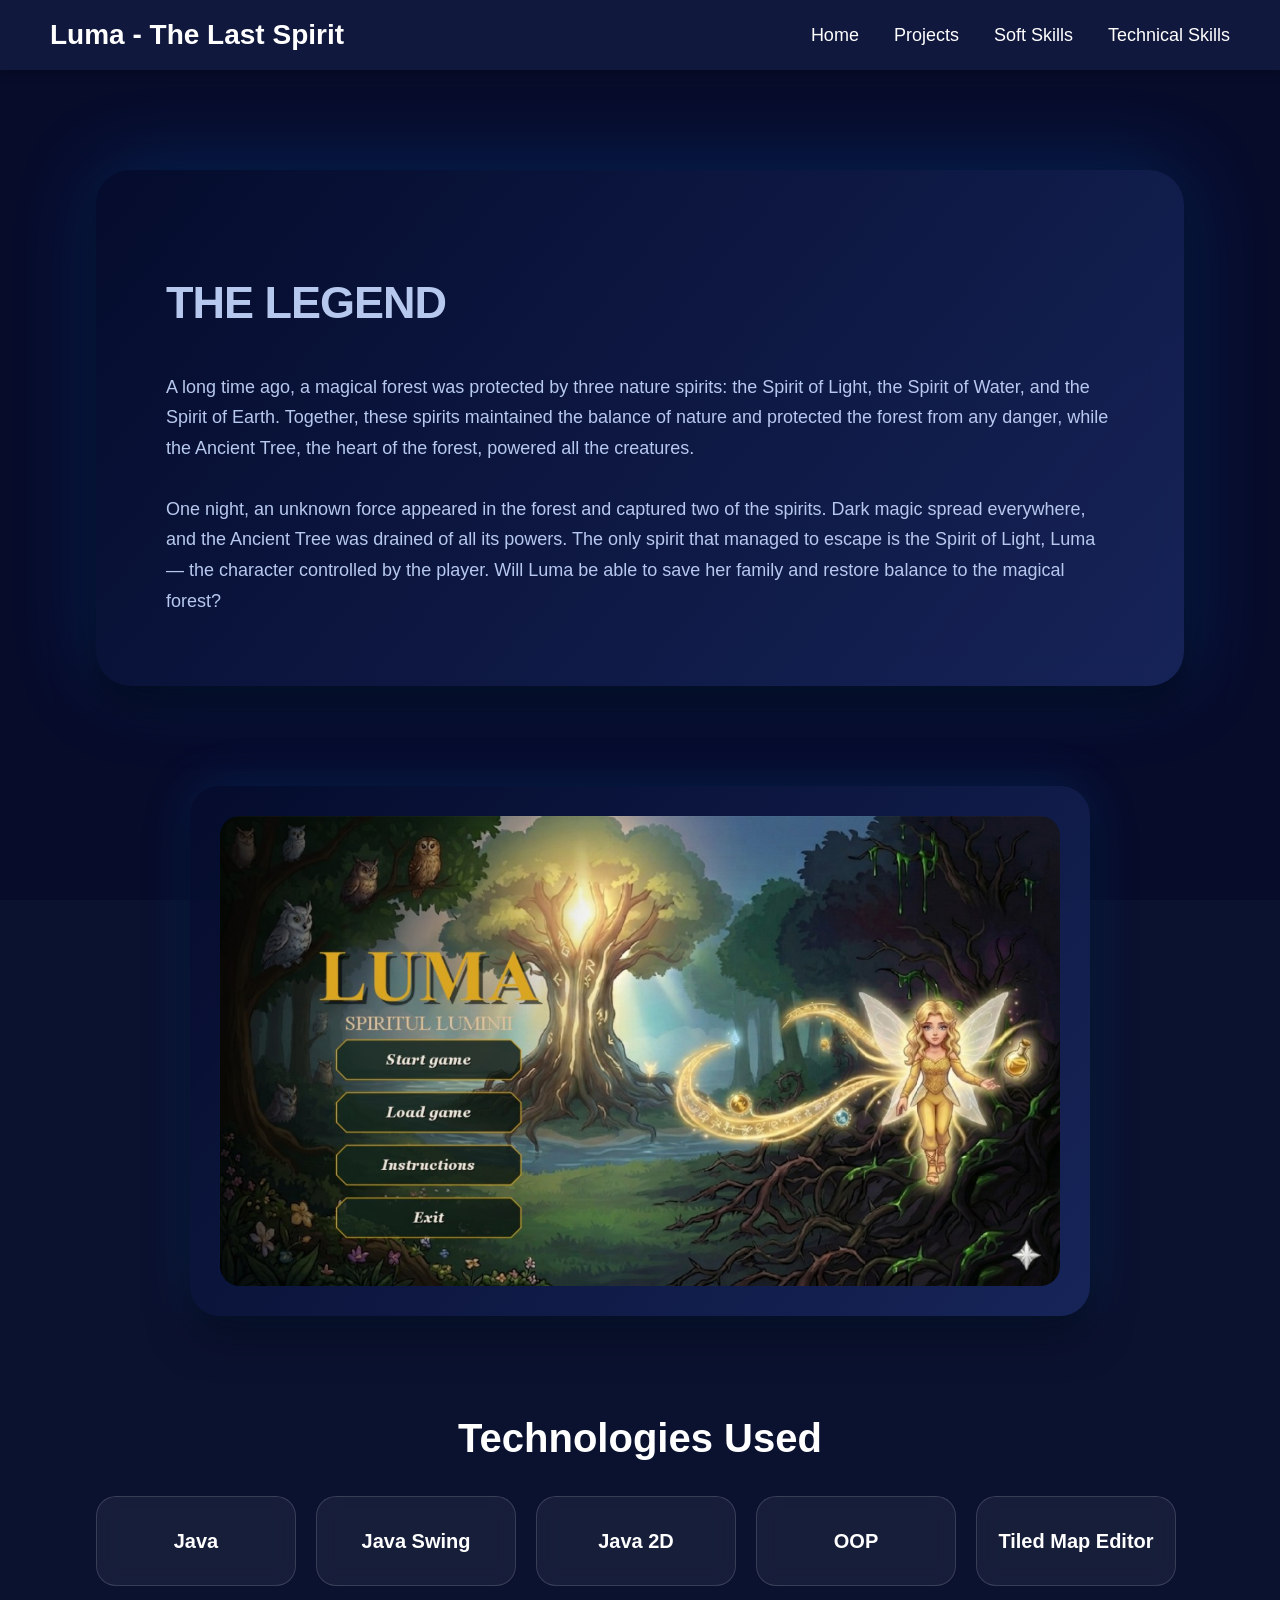
<file: 2D_Rpg_Java_Game.html>
<!DOCTYPE html>
<html lang="en">

<head>
    <meta charset="UTF-8">
    <meta name="viewport" content="width=device-width, initial-scale=1.0">
    <title>Certificates</title>
    <link rel="stylesheet" href="css/style.css">
</head>

<body class="java-game">

    <nav class="navbar">
        <div class="logo">Luma - The Last Spirit</div>

        <ul class="nav-links">
            <li><a href="index.html">Home</a></li>
            <li><a href="projects.html">Projects</a></li>
            <li><a href="softSkills.html">Soft Skills</a></li>
            <li><a href="technicalSkills.html">Technical Skills</a></li>
        </ul>
    </nav>

    <section class="hero">
        <div class="hero-left">
            <h1 class="hello">THE LEGEND</h1>

            <p>
                A long time ago, a magical forest was protected by three nature spirits: the Spirit of Light, the Spirit
                of Water, and the Spirit of Earth. Together, these spirits maintained the balance of nature and
                protected the forest from any danger, while the Ancient Tree, the heart of the forest, powered all the
                creatures.
                <br><br>
                One night, an unknown force appeared in the forest and captured two of the spirits. Dark magic spread
                everywhere, and the Ancient Tree was drained of all its powers. The only spirit that managed to escape
                is the Spirit of Light, Luma — the character controlled by the player. Will Luma be able to save her
                family and restore balance to the magical forest?
            </p>
        </div>
    </section>

    <section class="gallery-section">
        <div class="gallery-grid">
            <div class="card">
                <img src="images/Menu Game.jpg" alt="Luma Spirit">
            </div>
        </div>
    </section>

    <section class="technologies">

        <h2>Technologies Used</h2>

        <div class="slider">
            <div class="slide-track">
                <div class="tech">Java</div>
                <div class="tech">Java Swing</div>
                <div class="tech">Java 2D</div>
                <div class="tech">OOP</div>
                <div class="tech">Tiled Map Editor</div>
                <div class="tech">SQLite</div>
                <div class="tech">JDBC</div>
                <div class="tech">Git & GitHub</div>

                <div class="tech">Java</div>
                <div class="tech">Java Swing</div>
                <div class="tech">Java 2D</div>
                <div class="tech">OOP</div>
                <div class="tech">Tiled Map Editor</div>
                <div class="tech">SQLite</div>
                <div class="tech">JDBC</div>
                <div class="tech">Git & GitHub</div>
            </div>
        </div>
    </section>

</body>

</html>
</file>
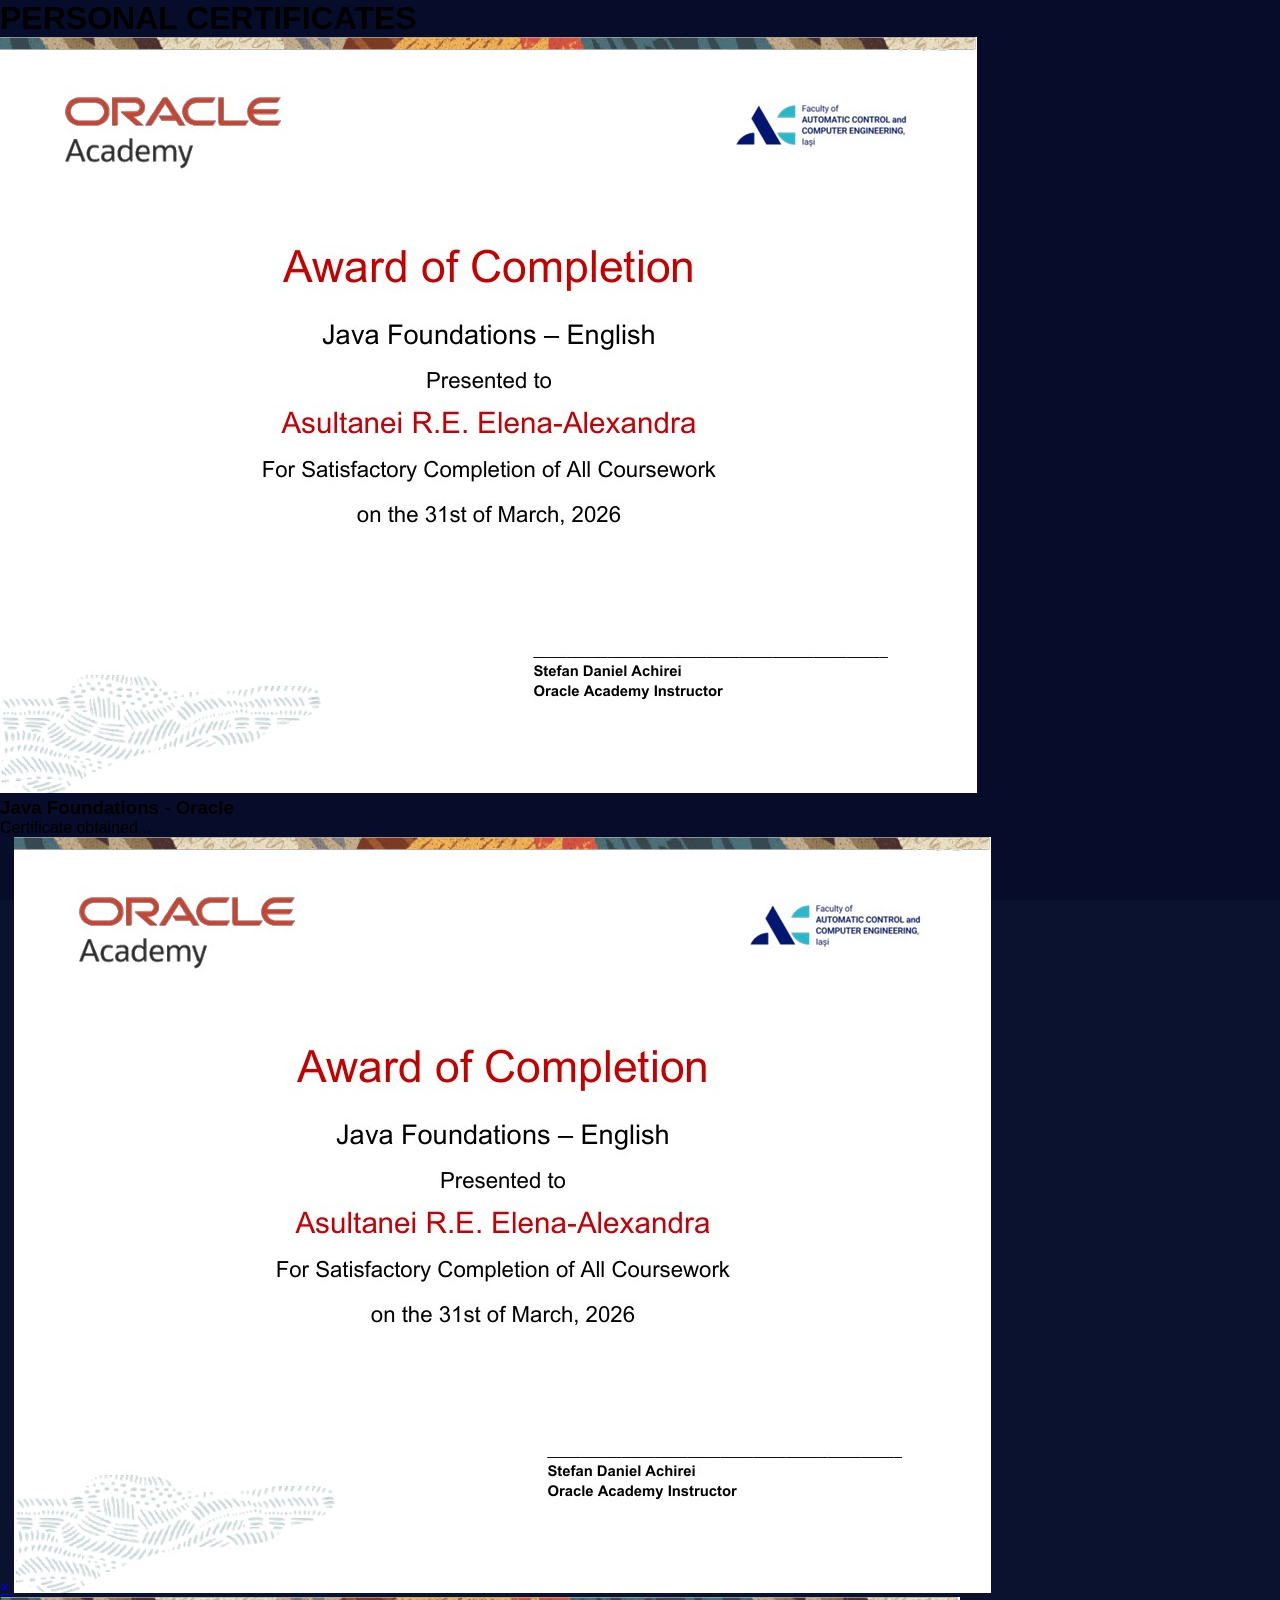
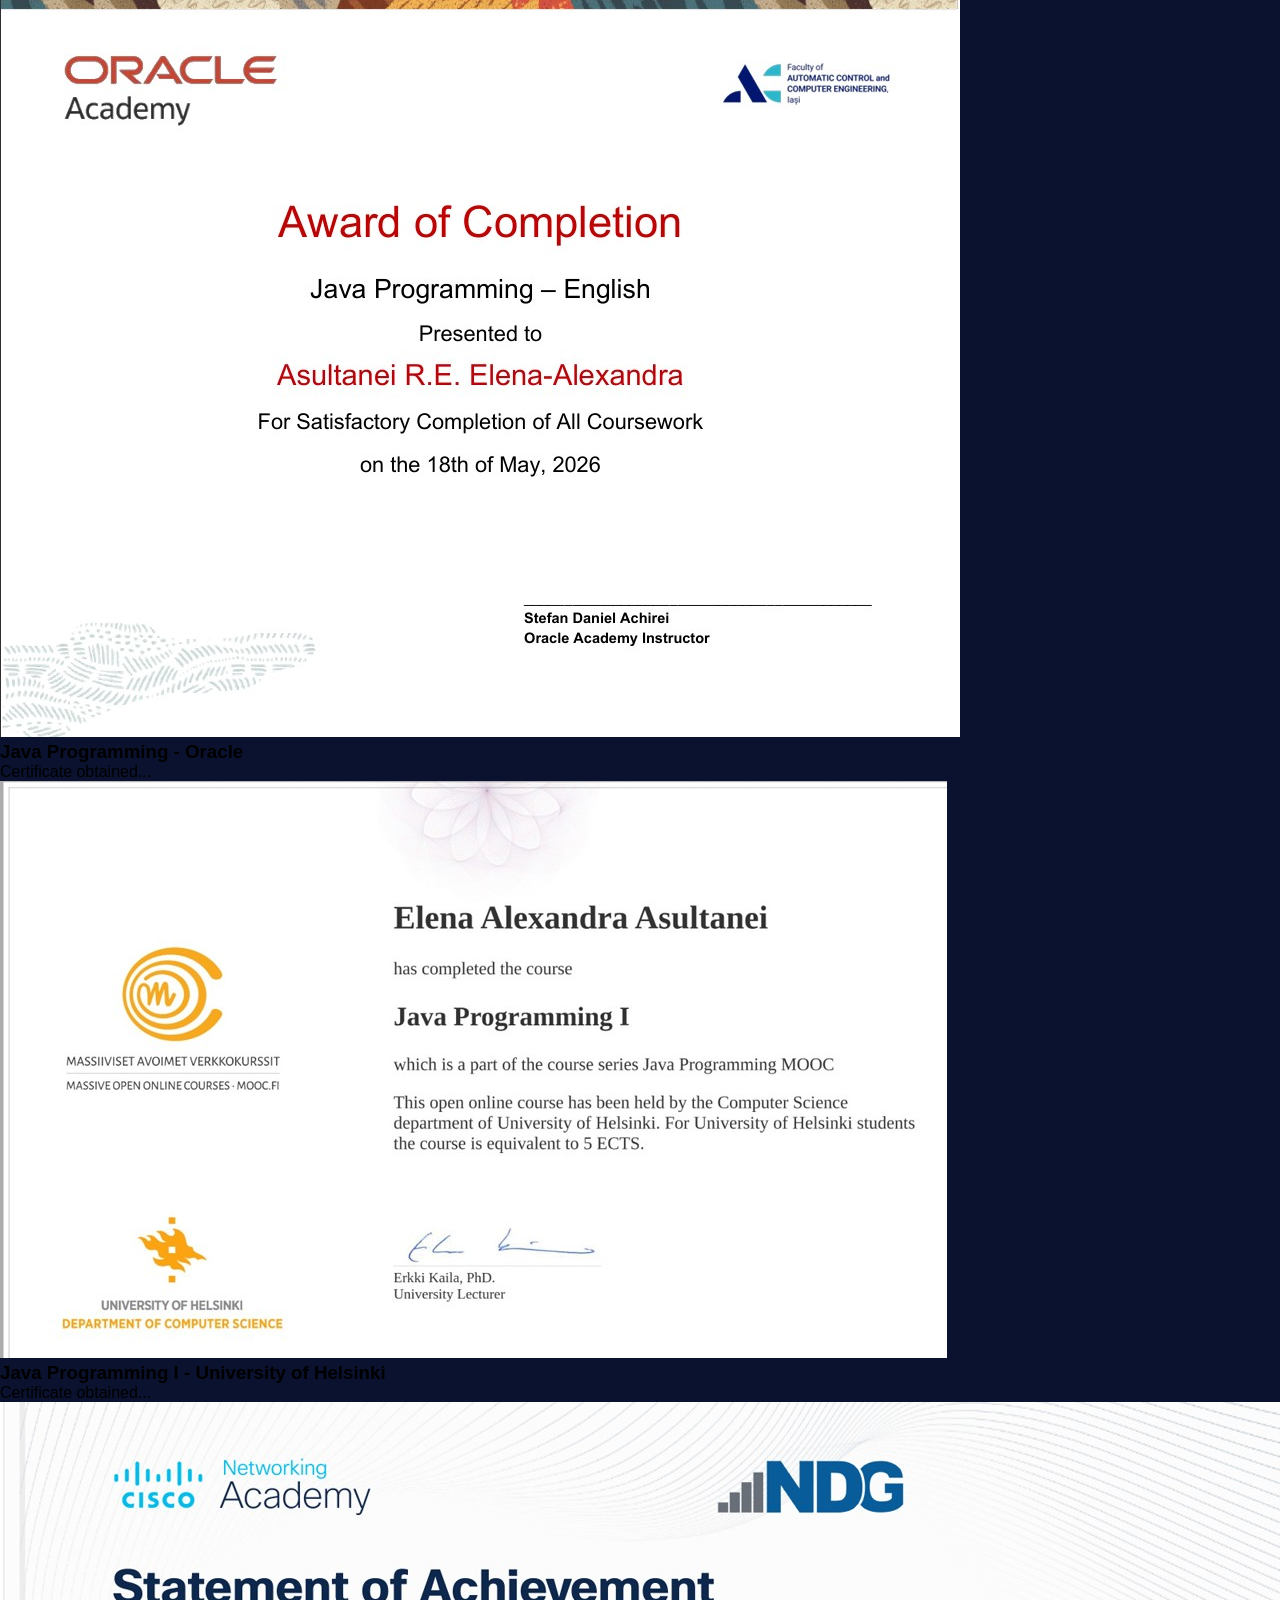
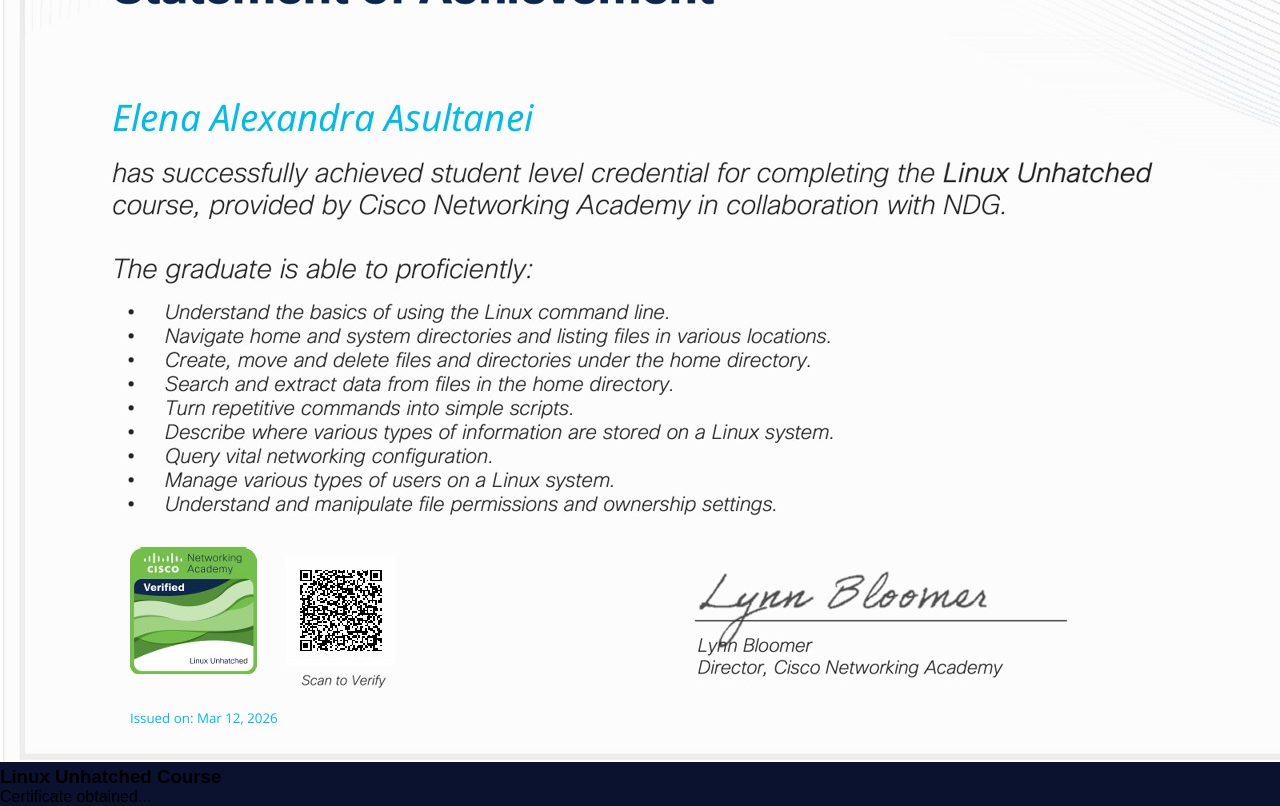
<file: certificates.html>
<!DOCTYPE html>
<html lang="en">

<head>
    <meta charset="UTF-8">
    <meta name="viewport" content="width=device-width, initial-scale=1.0">
    <title>Certificates</title>
    <link rel="stylesheet" href="css/style.css">
</head>

<body class="certificates">
    <h1>PERSONAL CERTIFICATES</h1>
    <div class="certificate-container">
        <div class="certificate-card">
            <a href="#img1">
                <img src="images/Java Foundations.jpg">
            </a>
            <h3>Java Foundations - Oracle</h3>
            <p>
                Certificate obtained...
            </p>
        </div>

        <a href="#" class="lightbox" id="img1">
            <span class="lightbox-close">&times;</span>
            <img src="images/Java Foundations.jpg" alt="">
        </a>

        <div class="certificate-card">
            <img src="images/Java Programming.jpg">
            <h3>Java Programming - Oracle</h3>
            <p>
                Certificate obtained...
            </p>

        </div>

        <div class="certificate-card">
            <img src="images/Java-Helsinki.jpg">
            <h3>Java Programming I - University of Helsinki</h3>
            <p>
                Certificate obtained...
            </p>

        </div>

        <div class="certificate-card">
            <img src="images/Linux.jpg">
            <h3>Linux Unhatched Course</h3>
            <p>
                Certificate obtained...
            </p>
        </div>

    </div>


</body>

</html>
</file>
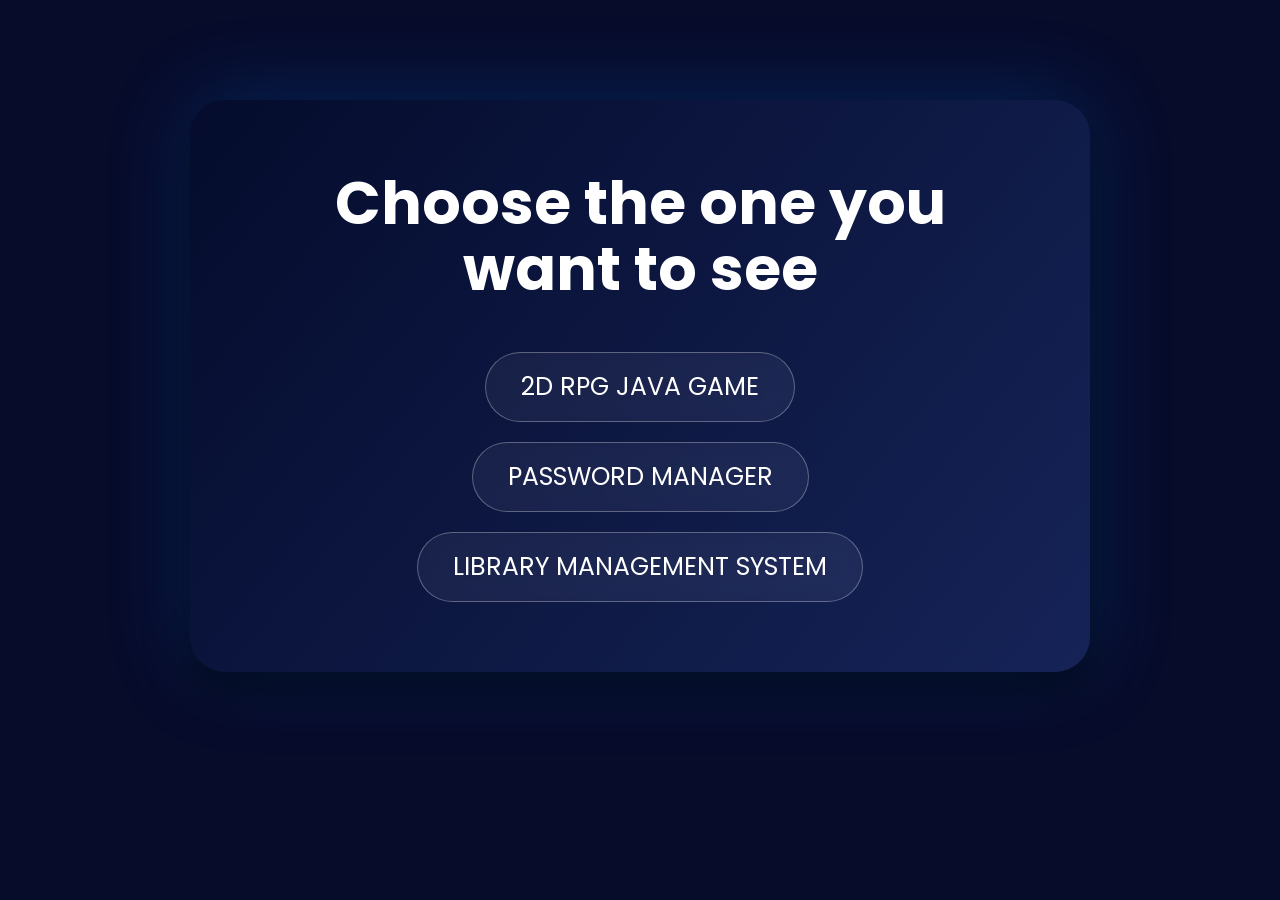
<file: projects.html>
<!DOCTYPE html>
<html lang="en">

<head>
    <meta charset="UTF-8">
    <meta name="viewport" content="width=device-width, initial-scale=1.0">
    <title>Personal Portfolio</title>
    <link rel="preconnect" href="https://fonts.googleapis.com">
    <link rel="preconnect" href="https://fonts.gstatic.com" crossorigin>
    <link href="https://fonts.googleapis.com/css2?family=Poppins:wght@300;400;600;700&display=swap" rel="stylesheet">
    <link rel="stylesheet" href="css/style.css">
</head>

<body class="projects">

    <section class="main">
        <div class="projectsList">
            <h1>
                Choose the one you want to see
            </h1>

            <div class="buttons">
                <a href="2D_Rpg_Java_Game.html" class="btn">
                    2D RPG JAVA GAME
                </a>
                <a href="password_Manager.html" class="btn">
                    PASSWORD MANAGER
                </a>
                <a href="library_Management_System.html" class="btn">
                    LIBRARY MANAGEMENT SYSTEM
                </a>
            </div>
        </div>

    </section>

</body>

</html>
</file>
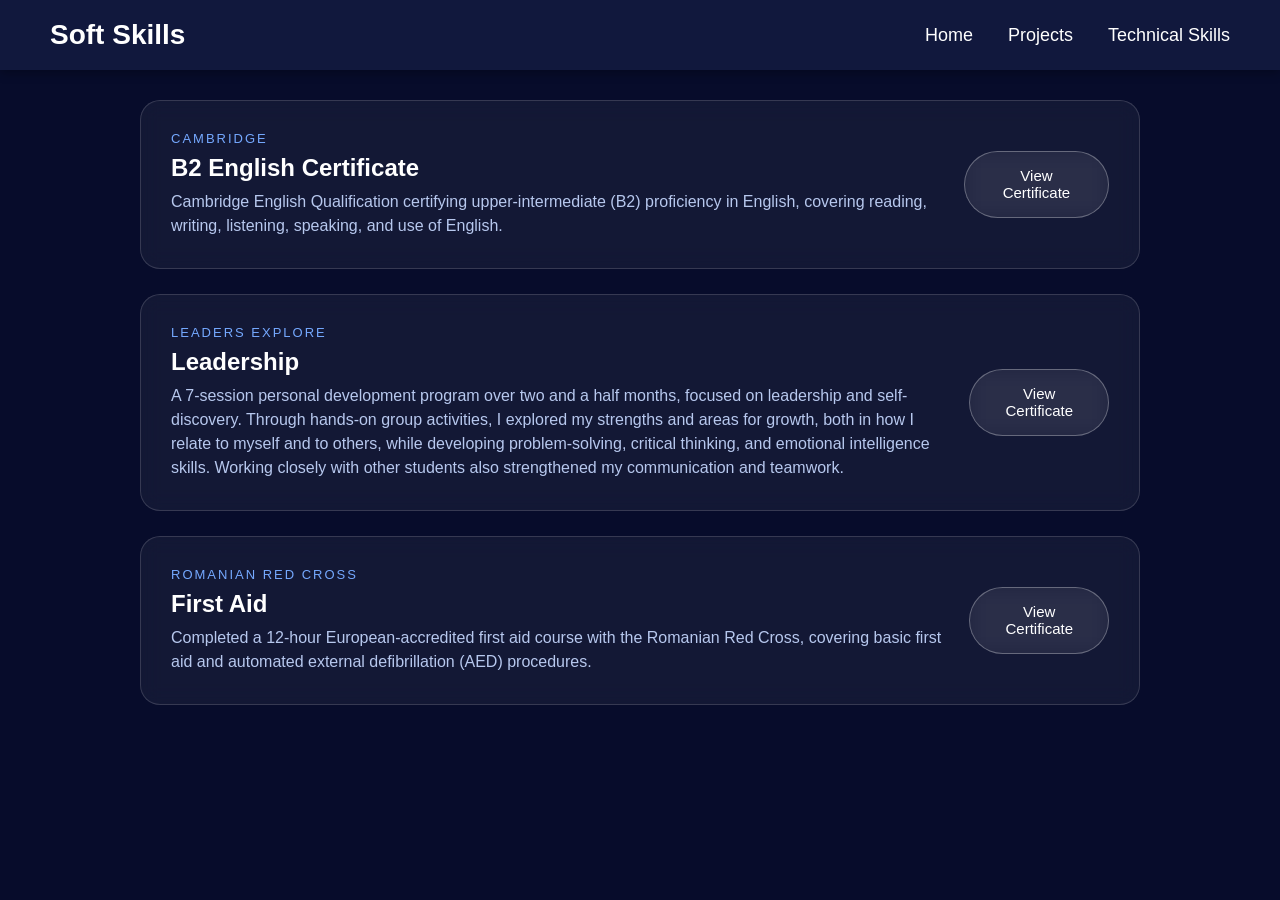
<file: softSkills.html>
<!DOCTYPE html>
<html lang="en">

<head>
    <meta charset="UTF-8">
    <meta name="viewport" content="width=device-width, initial-scale=1.0">
    <title>Certificates</title>
    <link rel="stylesheet" href="css/style.css">
</head>

<body class="certificates">

    <nav class="navbar">
        <div class="logo">Soft Skills</div>

        <ul class="nav-links">
            <li><a href="index.html">Home</a></li>
            <li><a href="projects.html">Projects</a></li>
            <li><a href="technicalSkills.html">Technical Skills</a></li>
        </ul>
    </nav>

    <div class="certificates-list">

        <div class="cert-card">
            <div class="cert-info">
                <span>Cambridge</span>
                <h3>B2 English Certificate</h3>
                <p>Cambridge English Qualification certifying upper-intermediate (B2) proficiency in English, covering
                    reading, writing, listening, speaking, and use of English.</p>
            </div>

            <div class="btn">
                <a href="images/Java Programming.jpg" target="_blank" class="cert-btn">View Certificate</a>
            </div>
        </div>


        <div class="cert-card">
            <div class="cert-info">
                <span>Leaders Explore</span>
                <h3>Leadership</h3>
                <p>A 7-session personal development program over two and a half months, focused on leadership and
                    self-discovery. Through hands-on group activities, I explored my strengths and areas for growth,
                    both in how I relate to myself and to others, while developing problem-solving, critical thinking,
                    and emotional intelligence skills. Working closely with other students also strengthened my
                    communication and teamwork.</p>
            </div>

            <div class="btn">
                <a href="images/Leadership.jpg" target="_blank" class="cert-btn">View Certificate</a>
            </div>
        </div>

        <div class="cert-card">
            <div class="cert-info">
                <span>Romanian Red Cross</span>
                <h3>First Aid</h3>
                <p>Completed a 12-hour European-accredited first aid course with the Romanian Red Cross, covering basic
                    first aid and automated external defibrillation (AED) procedures.</p>
            </div>

            <div class="btn">
                <a href="images/Prim-Ajutor.jpg" target="_blank" class="cert-btn">View Certificate</a>
            </div>
        </div>
    </div>

</body>

</html>
</file>
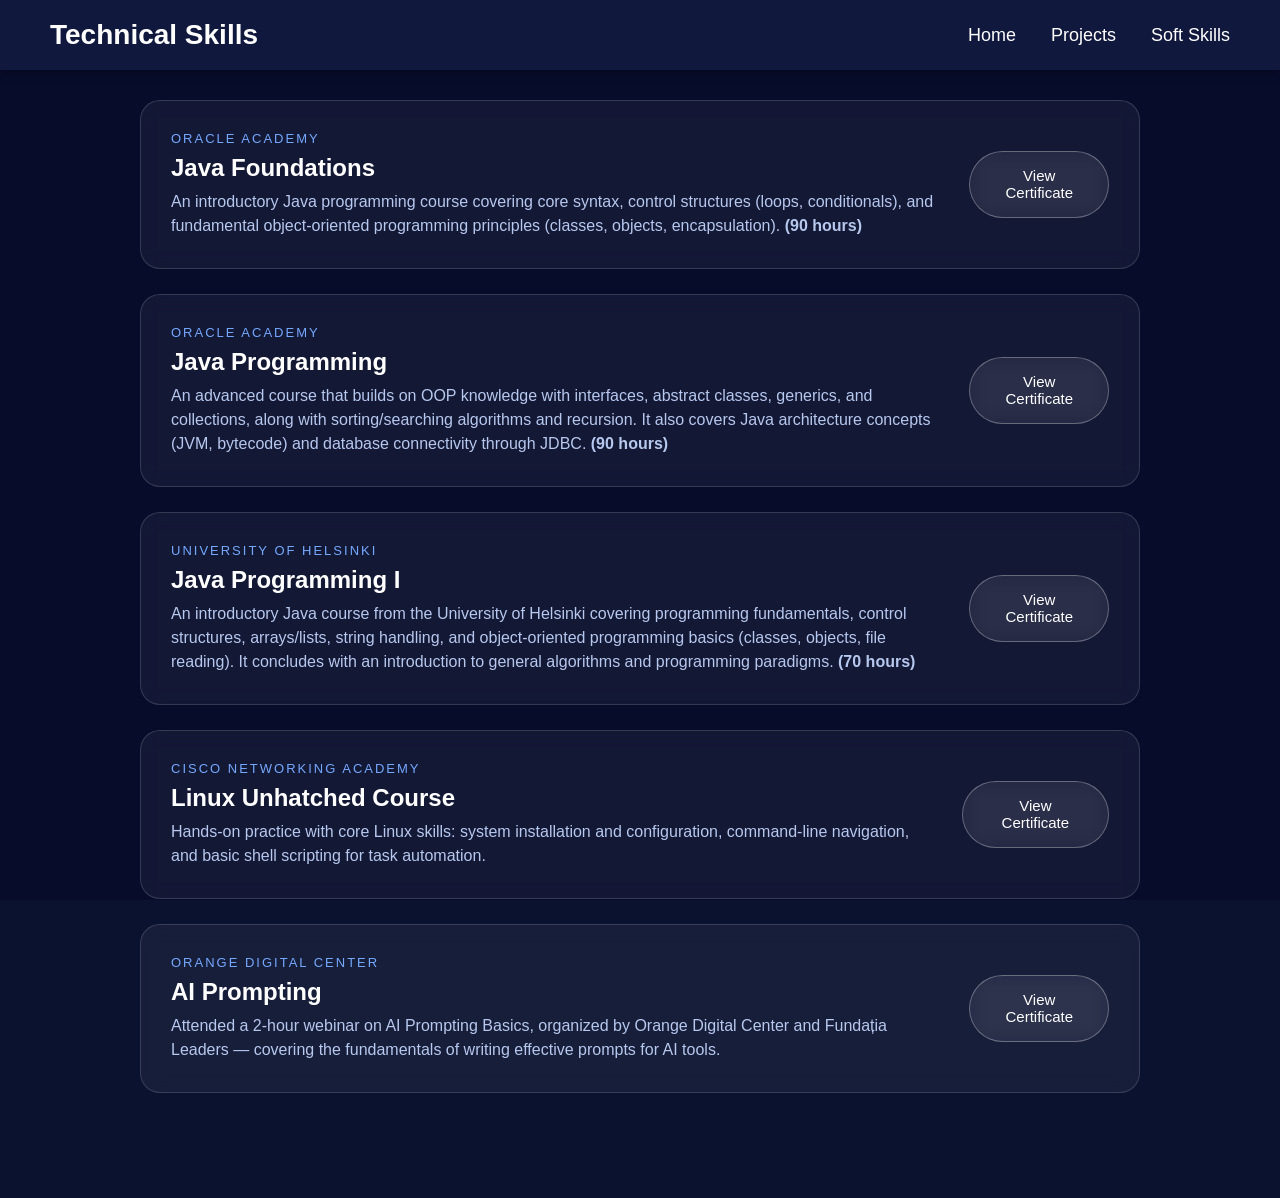
<file: technicalSkills.html>
<!DOCTYPE html>
<html lang="en">

<head>
    <meta charset="UTF-8">
    <meta name="viewport" content="width=device-width, initial-scale=1.0">
    <title>Certificates</title>
    <link rel="stylesheet" href="css/style.css">
</head>

<body class="certificates">

    <nav class="navbar">
        <div class="logo">Technical Skills</div>

        <ul class="nav-links">
            <li><a href="index.html">Home</a></li>
            <li><a href="projects.html">Projects</a></li>
            <li><a href="softSkills.html">Soft Skills</a></li>
        </ul>
    </nav>

    <div class="certificates-list">

        <div class="cert-card">
            <div class="cert-info">
                <span>Oracle Academy</span>
                <h3>Java Foundations</h3>
                <p>An introductory Java programming course covering core syntax, control structures (loops,
                    conditionals), and fundamental object-oriented programming principles (classes, objects,
                    encapsulation). <strong>(90 hours)</strong></p>
            </div>

            <div class="btn">
                <a href="images/Java Foundations.jpg" target="_blank" class="cert-btn">View Certificate</a>
            </div>
        </div>

        <div class="cert-card">
            <div class="cert-info">
                <span>Oracle Academy</span>
                <h3>Java Programming</h3>
                <p>An advanced course that builds on OOP knowledge with interfaces, abstract classes, generics, and
                    collections, along with sorting/searching algorithms and recursion. It also covers Java architecture
                    concepts (JVM, bytecode) and database connectivity through JDBC. <strong>(90 hours)</strong></p>
            </div>

            <div class="btn">
                <a href="images/Java Programming.jpg" target="_blank" class="cert-btn">View Certificate</a>
            </div>
        </div>

        <div class="cert-card">
            <div class="cert-info">
                <span>University of Helsinki</span>
                <h3>Java Programming I</h3>
                <p>An introductory Java course from the University of Helsinki covering programming fundamentals,
                    control structures, arrays/lists, string handling, and object-oriented programming basics (classes,
                    objects, file reading). It concludes with an introduction to general algorithms and programming
                    paradigms. <strong>(70 hours)</strong></p>
            </div>

            <div class="btn">
                <a href="images/Java-Helsinki.jpg" target="_blank" class="cert-btn">View Certificate</a>
            </div>
        </div>

        <div class="cert-card">
            <div class="cert-info">
                <span>Cisco Networking Academy</span>
                <h3>Linux Unhatched Course</h3>
                <p>Hands-on practice with core Linux skills: system installation and configuration, command-line
                    navigation, and basic shell scripting for task automation.</p>
            </div>

            <div class="btn">
                <a href="images/Linux.jpg" target="_blank" class="cert-btn">View Certificate</a>
            </div>
        </div>


        <div class="cert-card">
            <div class="cert-info">
                <span>Orange Digital Center</span>
                <h3>AI Prompting</h3>
                <p>Attended a 2-hour webinar on AI Prompting Basics, organized by Orange Digital Center and Fundația
                    Leaders — covering the fundamentals of writing effective prompts for AI tools.</p>
            </div>

            <div class="btn">
                <a href="images/AI.jpg" target="_blank" class="cert-btn">View Certificate</a>
            </div>
        </div>
    </div>

</body>

</html>
</file>
<file: css/style.css>
/*HOME PAGE*/
* {
    margin: 0;
    padding: 0;
    box-sizing: border-box;
}

body {
    font-family: 'Poppins', sans-serif;
    overflow-x: hidden;
    background: #0b1230;
}

body::before {
    content: "";
    position: fixed;
    inset: 0;
    background: rgba(5, 10, 40, .65);
    z-index: -1;
}

.home .hero {
    width: 85%;
    max-width: 1400px;
    max-height: 1000px;
    margin: 100px auto;
    padding: 70px;
    border-radius: 35px;
    display: flex;
    justify-content: space-between;
    align-items: center;
    position: relative;
    overflow: hidden;
    background: linear-gradient(130deg, rgba(5, 12, 45, .9), rgba(25, 40, 95, .85));
    backdrop-filter: blur(20px);
    box-shadow: 0 20px 40px rgba(0, 0, 0, .5), 0 0 80px rgba(13, 124, 255, .25);
}

.home .hero::before {
    content: "";
    position: absolute;
    width: 350px;
    height: 350px;
    background: #7c3cff;
    filter: blur(130px);
    opacity: .35;
    left: 100px;
    bottom: -150px;
}

.home .hero::after {
    content: "";
    position: absolute;
    width: 300px;
    height: 300px;
    background: #0D7CFF;
    filter: blur(120px);
    opacity: .35;
    top: -100px;
    right: -100px;
}

.hero-left {
    position: relative;
    z-index: 2;
}

.hello {
    color: #75a9ff;
    letter-spacing: 6px;
    font-size: 18px;
}

.hero-left h1 {
    margin-top: 25px;
    font-size: 60px;
    line-height: 1.05;
    color: white;
    letter-spacing: -1px;
}

.hero-left p {
    margin-top: 30px;
    font-size: 24px;
    color: #b7c8ee;
    line-height: 1.5;
}

.buttons {
    display: flex;
    gap: 20px;
    margin-top: 45px;
}

.btn {
    text-decoration: none;
    color: white;
    padding: 15px 35px;
    border-radius: 50px;
    background: rgba(255, 255, 255, .05);
    border: 1px solid rgba(255, 255, 255, .3);
    backdrop-filter: blur(10px);
    transition: .35s;
}

.btn:hover {
    transform: translateY(-5px);
    box-shadow: 0 0 20px #216cff;
    background: rgba(13, 124, 255, .2);
}

.hero-right {
    position: relative;
    z-index: 2;
}

.photo-ring {
    width: 280px;
    height: 280px;
    border-radius: 50%;
    display: flex;
    justify-content: center;
    align-items: center;
    position: relative;
}

.photo-ring::before {
    content: "";
    position: absolute;
    inset: 0;
    border-radius: 50%;
    background: conic-gradient(#0D7CFF, #7c3cff, #0D7CFF);
    animation: spin 4s linear infinite;
}

.photo {
    width: 245px;
    height: 245px;
    border-radius: 50%;
    overflow: hidden;
    background: #1b2453;
    position: relative;
    z-index: 2;
}

.photo img {
    width: 100%;
    height: 100%;
    object-fit: cover;
}

@keyframes spin {
    from {
        transform: rotate(0deg);
    }

    to {
        transform: rotate(360deg);
    }

}

@media(max-width:950px) {
    .home .hero {
        width: 90%;
        flex-direction: column-reverse;
        text-align: center;
        padding: 40px 25px;
    }

    .hero-left h1 {
        font-size: 45px;
    }

    .hero-left p {
        font-size: 20px;
    }

    .buttons {
        justify-content: center;
    }

    .photo-ring {
        margin-bottom: 40px;
    }
}






/*CERTIFICATES PAGE*/

.certificates {
    background: #0b1230;
}

.certificates-list {
    width: 90%;
    max-width: 1000px;
    margin: 0 auto;
    padding-top: 30px;
    padding-bottom: 80px;
}

.certificates-list h1 {
    color: #75a9ff;
    letter-spacing: 6px;
    font-size: 18px;
    margin-bottom: 30px;
}

.cert-card {
    width: 100%;
    display: flex;
    align-items: center;
    gap: 25px;

    background: rgba(255, 255, 255, .05);
    border: 1px solid rgba(255, 255, 255, .15);
    backdrop-filter: blur(10px);
    border-radius: 20px;
    padding: 30px;
    margin-bottom: 25px;

    transition: .35s;
}


.cert-btn {
    text-align: center;
    display: inline-block;
    background-color: transparent;
    color: #fff;
    text-decoration: none;
    border-radius: 6px;
    font-size: 15px;
    transition: background-color 0.2s ease;
}

.cert-card:hover {
    transform: translateY(-5px);
    border-color: rgba(13, 124, 255, .5);
    box-shadow: 0 0 25px rgba(13, 124, 255, .3);
    background: rgba(13, 124, 255, .08);
}

.cert-card img {
    width: 150px;
    height: 190px;
    object-fit: cover;
    border-radius: 12px;
    flex-shrink: 0;
}

.cert-info {
    display: flex;
    flex-direction: column;
    justify-content: center;
}

.cert-info span {
    color: #75a9ff;
    letter-spacing: 2px;
    font-size: 13px;
    text-transform: uppercase;
}

.cert-info h3 {
    margin: 8px 0 8px 0;
    font-size: 24px;
    color: white;
}

.cert-info p {
    color: #b7c8ee;
    font-size: 16px;
    line-height: 1.5;
}

.navbar {
    position: relative;
    top: 0;
    left: 0;
    width: 100%;
    height: 70px;

    display: flex;
    justify-content: space-between;
    align-items: center;

    padding: 0 50px;
    background: #11183d;
    box-shadow: 0 3px 10px rgba(0, 0, 0, .3);
    z-index: 1000;
}

.logo {
    color: white;
    font-size: 28px;
    font-weight: bold;
}

.nav-links {
    display: flex;
    list-style: none;
    gap: 35px;
}

.nav-links a {
    color: white;
    text-decoration: none;
    font-size: 18px;
    transition: .3s;
}

.nav-links a:hover {
    color: #8b6cdc;
}


/* Telefoane */
@media(max-width: 900px) {
    .certificates-list {
        width: 92%;
    }

    .navbar {
        padding: 0 25px;
        flex-wrap: wrap;
        height: auto;
        gap: 10px;
        padding-top: 15px;
        padding-bottom: 15px;
    }

    .logo {
        font-size: 22px;
    }

    .nav-links {
        gap: 20px;
    }

    .nav-links a {
        font-size: 15px;
    }
}

@media(max-width: 600px) {
    .cert-card {
        flex-direction: column;
        text-align: center;
        padding: 20px;
    }

    .cert-card img {
        width: 100%;
        height: 220px;
    }

    .cert-info h3 {
        font-size: 20px;
    }

    .cert-info p {
        font-size: 14px;
    }
}



/* PROJECTS */

.main .projectsList {
    width: 85%;
    max-width: 900px;
    margin: 100px auto;
    padding: 70px;

    display: flex;
    flex-direction: column;   
    justify-content: center;
    align-items: center;      
    text-align: center;       

    gap: 40px;

    border-radius: 35px;
    background: linear-gradient(130deg, rgba(5, 12, 45, .9), rgba(25, 40, 95, .85));
    backdrop-filter: blur(20px);
    box-shadow: 0 20px 40px rgba(0, 0, 0, .5), 0 0 80px rgba(13, 124, 255, .25);
}


.projects .projectsList h1 {
    color: white;
    font-size: 60px;
    line-height: 1.1;
    margin: 0;
}

.projects .buttons {
    margin-top: 10px;
    display: flex;
    flex-direction: column;
    align-items: center;
    gap: 20px;
    width: 100%;
}

.projects .btn {
    font-size: 25px;
}


/* Game Page */

.java-game .hero {
    width: 85%;
    max-width: 1400px;
    margin: 100px auto;
    padding: 70px;
    border-radius: 35px;
    position: relative;
    overflow: hidden;
    background: linear-gradient(130deg, rgba(5, 12, 45, .9), rgba(25, 40, 95, .85));
    backdrop-filter: blur(20px);
    box-shadow: 0 20px 40px rgba(0, 0, 0, .5), 0 0 80px rgba(13, 124, 255, .25);
}

.java-game .hero-left h1 {
    font-size: 45px;
    line-height: 1.7;
    color: #b7c8ee;
}

.java-game .hero-left p {
    font-size: 18px;
    line-height: 1.7;
    color: #b7c8ee;
}

.gallery-section{
    width: 85%;
    margin: 60px auto 100px;
}

.gallery-grid{
    display:flex;
    justify-content:center;
}

.card{
    width:100%;
    max-width:900px;

    background: linear-gradient(130deg,
        rgba(5,12,45,.9),
        rgba(25,40,95,.85));

    border-radius:30px;
    padding:30px;

    box-shadow:
        0 20px 40px rgba(0,0,0,.5),
        0 0 50px rgba(13,124,255,.2);
}

.card img{
    width:100%;
    display:block;
    border-radius:20px;
}


.technologies{
    width:85%;
    margin:80px auto;
}

.technologies h2{
    color:white;
    font-size:40px;
    text-align:center;
    margin-bottom:35px;
}

.slider{
    overflow:hidden;
    width:100%;
}

.slide-track{
    display:flex;
    gap:20px;
    width:max-content;
    animation:scroll 25s linear infinite;
}

.tech{
    min-width:200px;
    height:90px;

    display:flex;
    justify-content:center;
    align-items:center;

    color:white;
    font-size:20px;
    font-weight:600;

    border-radius:20px;

    background:rgba(255,255,255,.05);
    border:1px solid rgba(255,255,255,.15);

    backdrop-filter:blur(10px);

    transition:.3s;
}

.tech:hover{
    transform:translateY(-6px);
    background:rgba(13,124,255,.15);
    border-color:#0D7CFF;
    box-shadow:0 0 20px rgba(13,124,255,.4);
}

@keyframes scroll{
    from{
        transform:translateX(0);
    }

    to{
        transform:translateX(-50%);
    }
}
</file>
